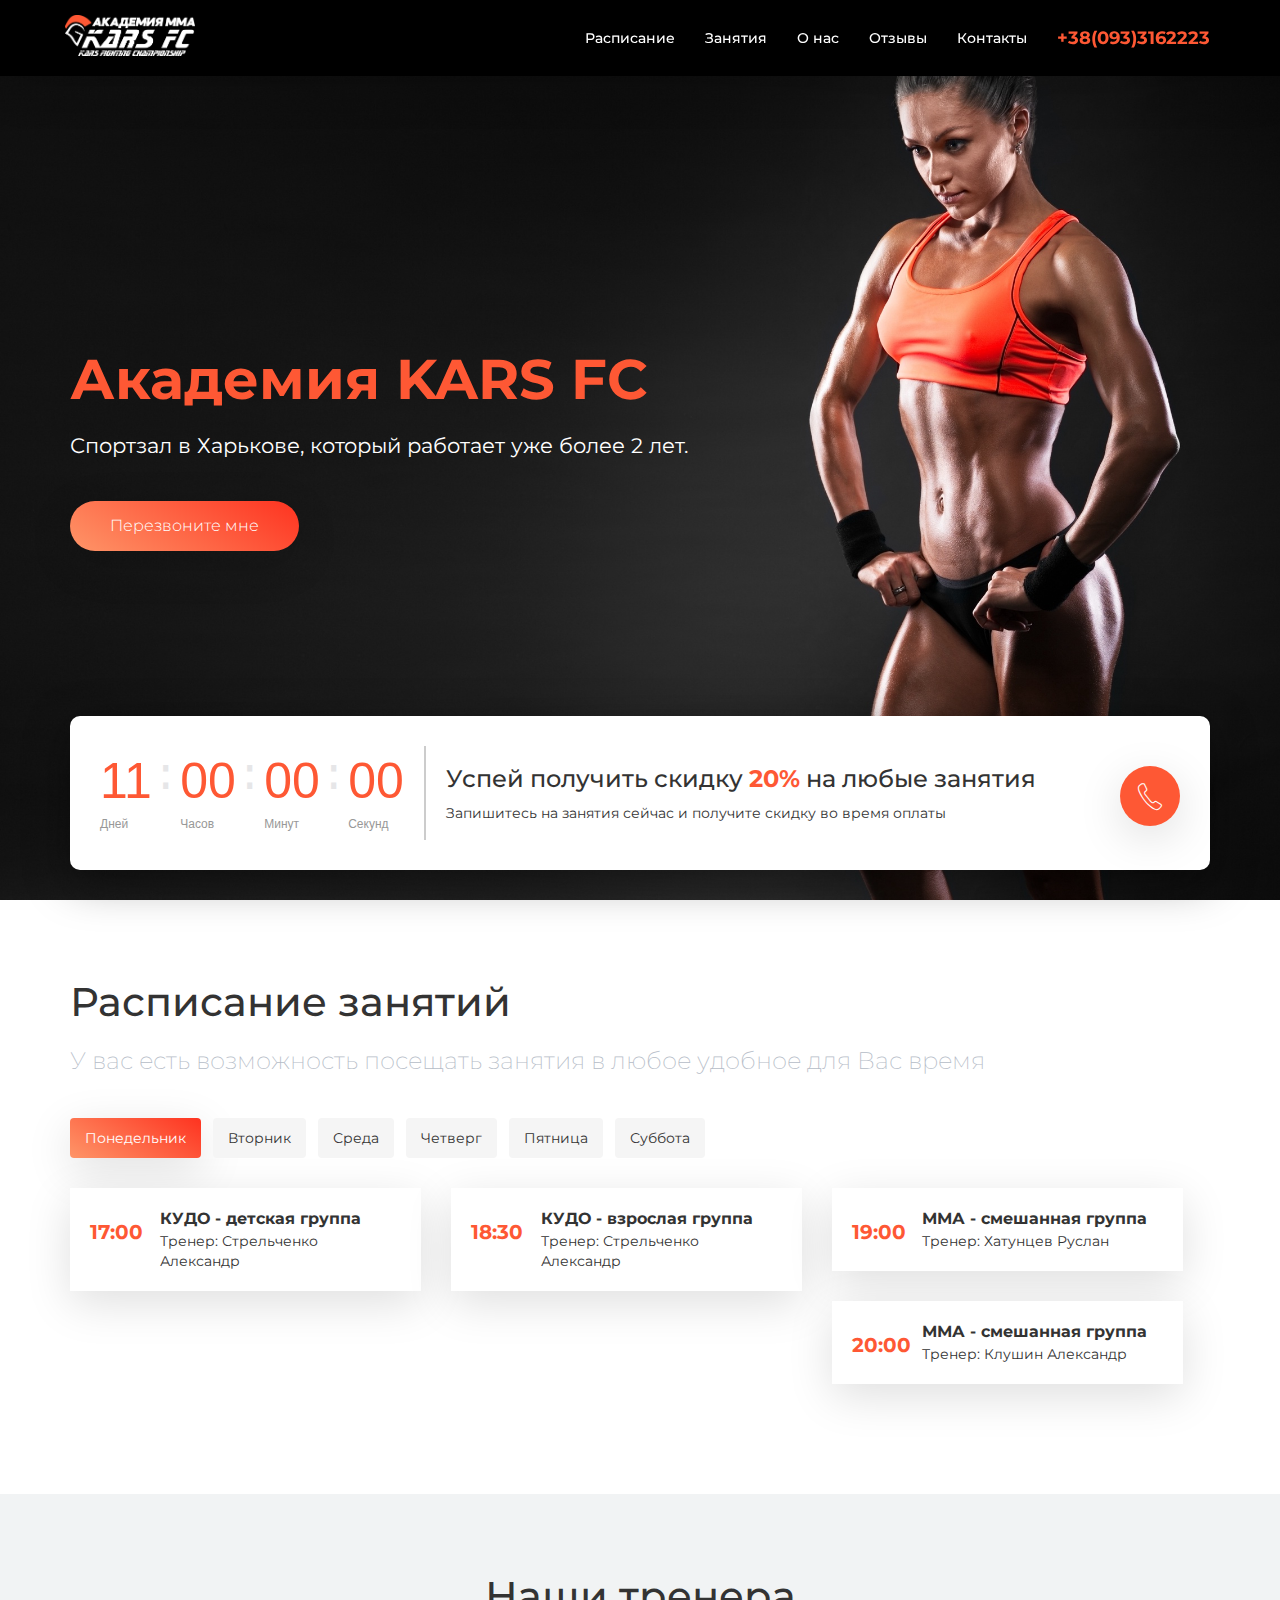
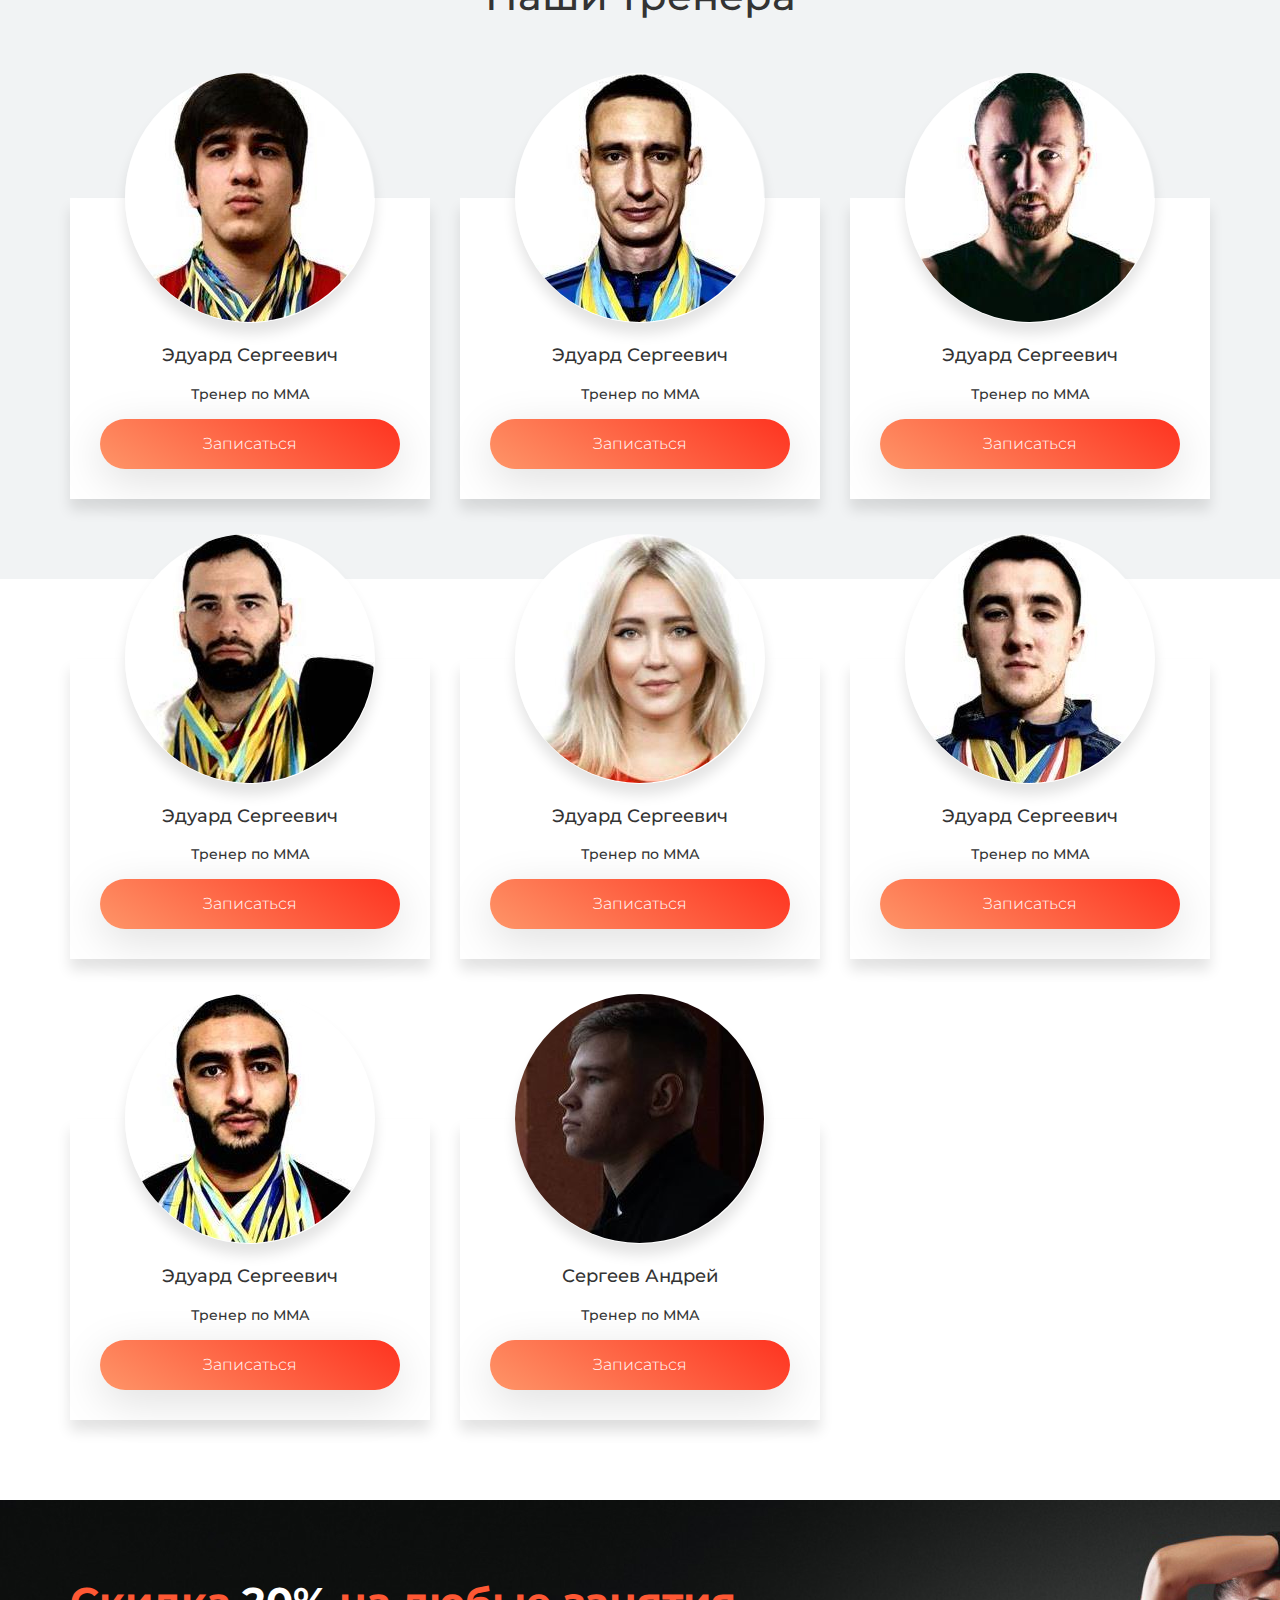
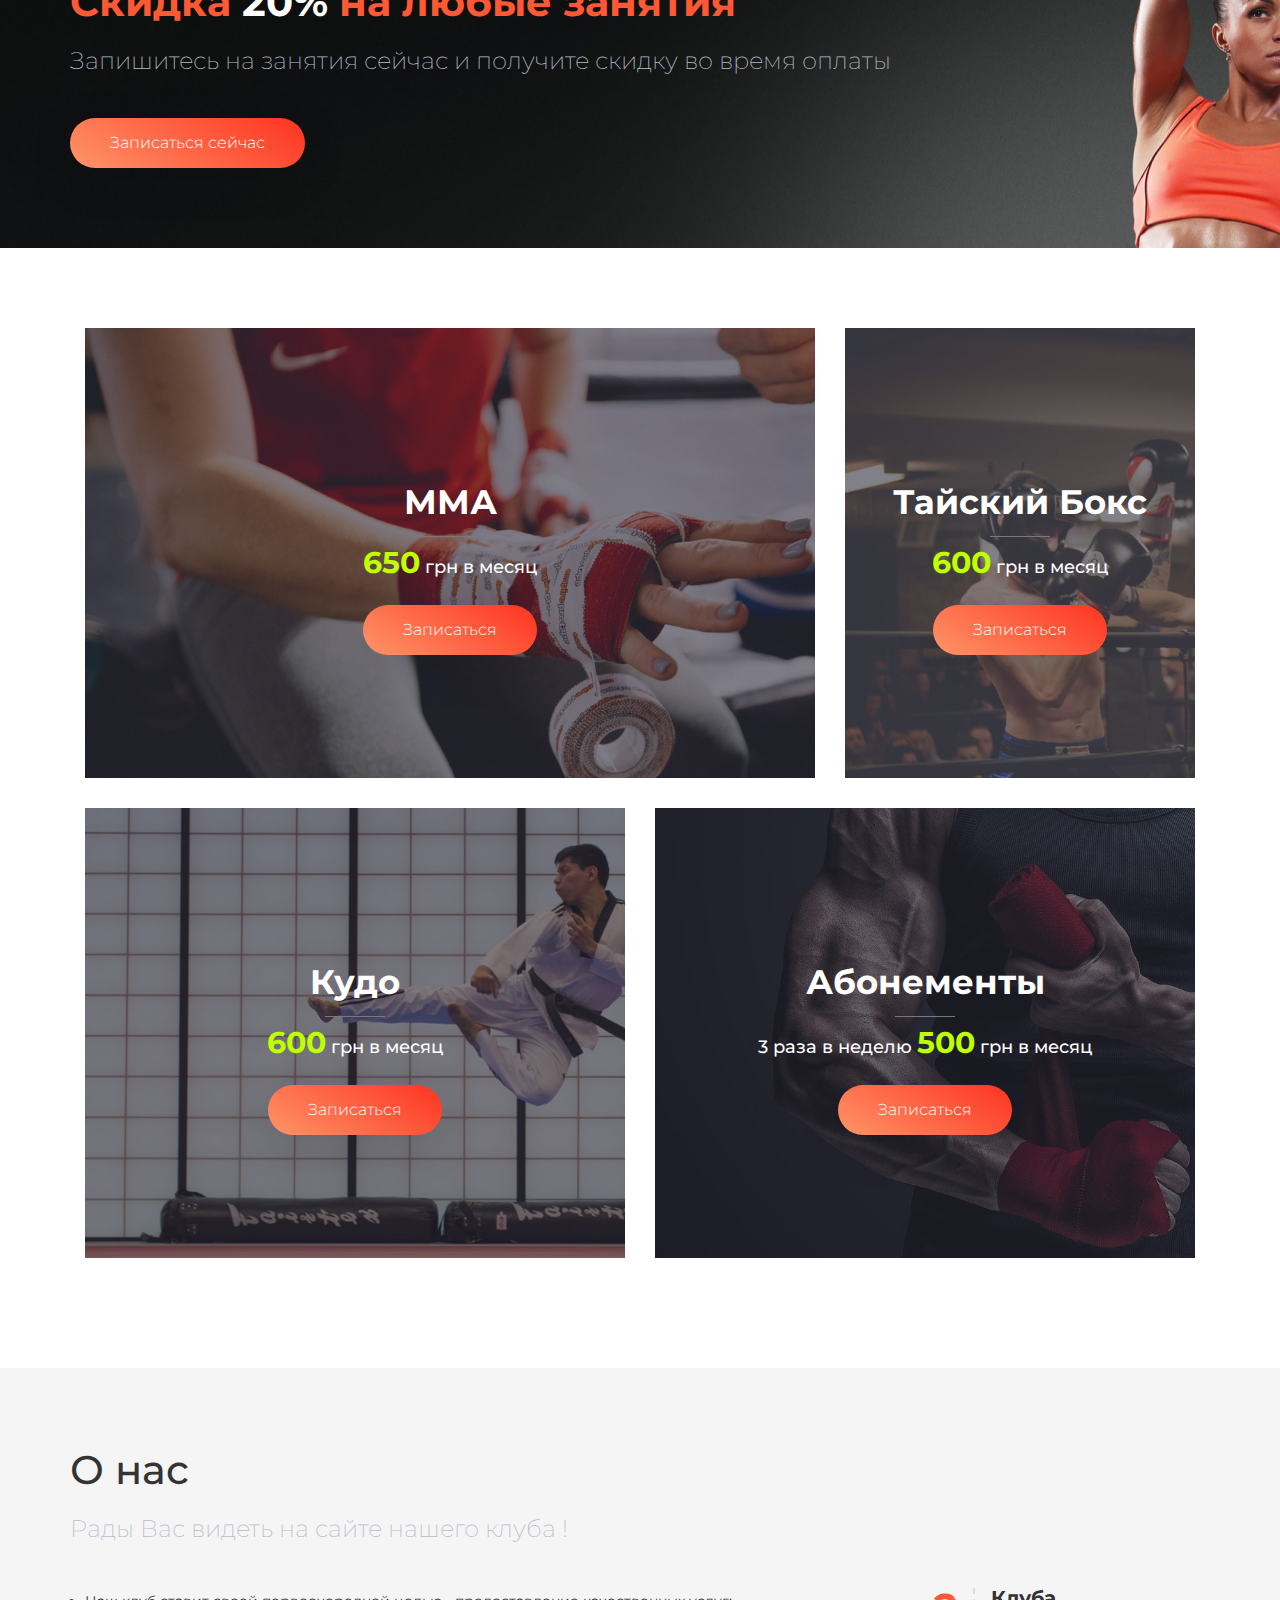
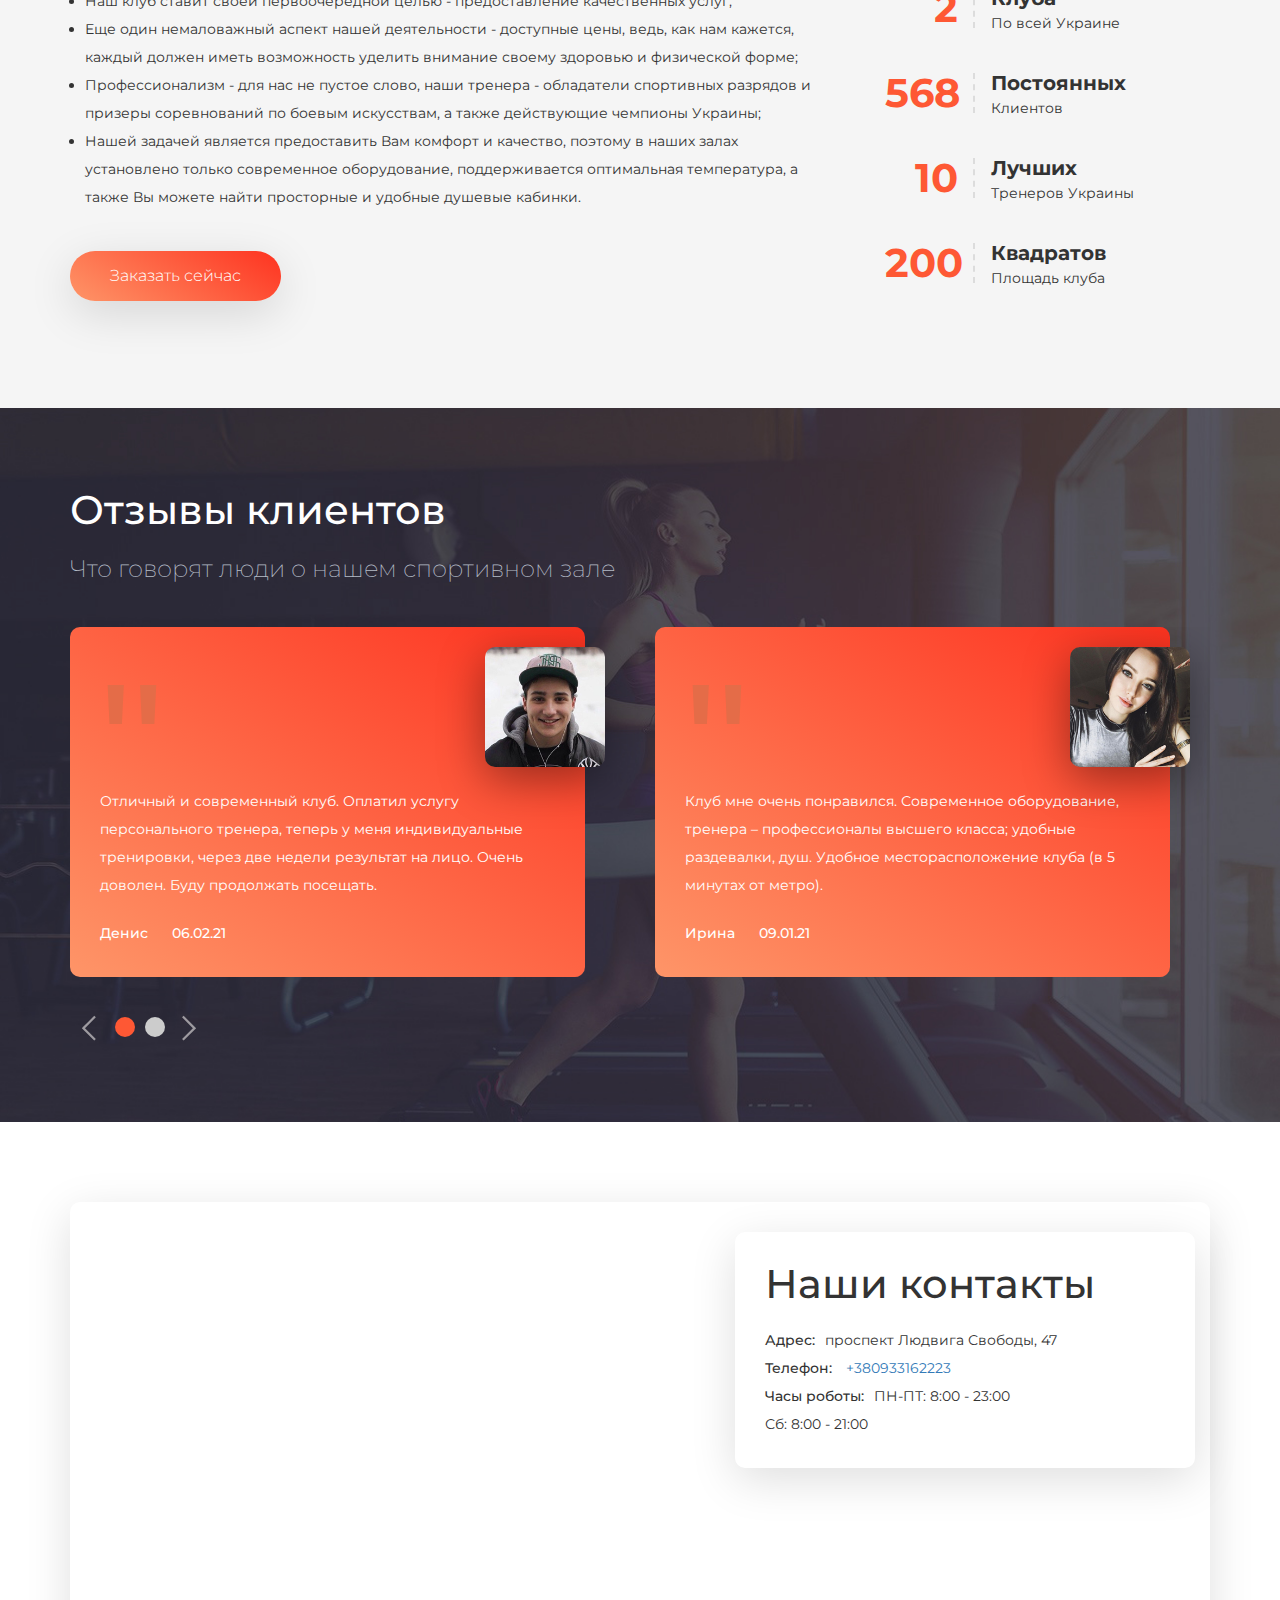
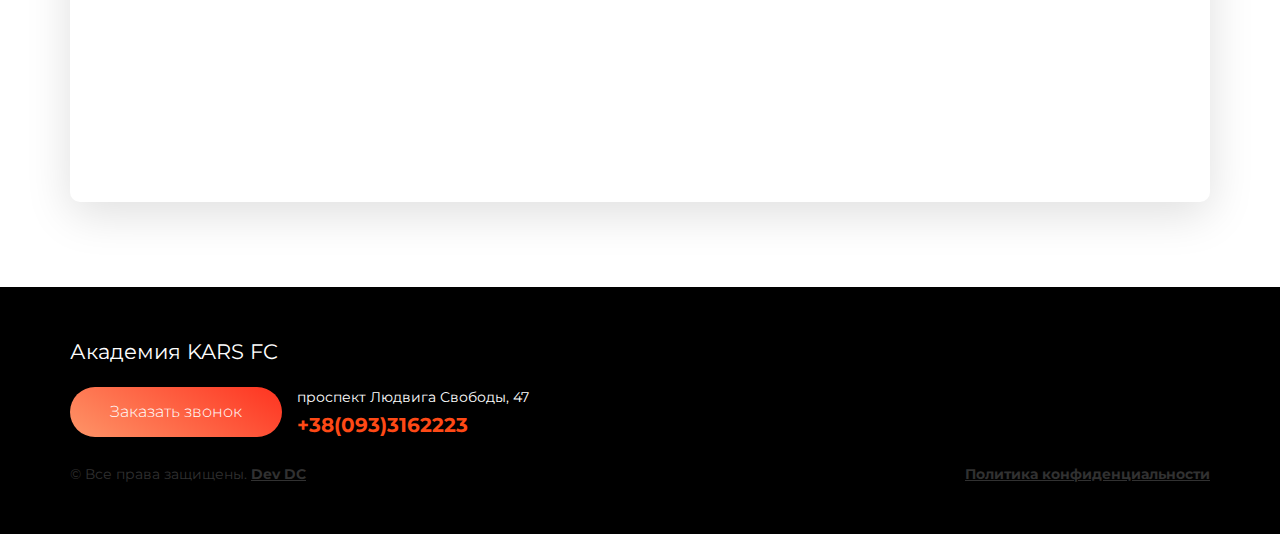
<file: index.html>
<!DOCTYPE html>
<html lang="ru">

<head>
    <meta charset="utf-8">
    <meta http-equiv="X-UA-Compatible" content="IE=edge">
    <meta name="viewport" content="width=device-width, initial-scale=1">
    <meta name="description" content="">
    <meta name="author" content="Dev DC">
    <title>Академия KARS FC</title>
    <!-- <link rel="icon" href="img/favicon.ico" type="image/png"> -->
    <link rel="stylesheet" href="css/bootstrap.min.css">
    <link rel="stylesheet" href="css/pe-icon-7-stroke.css">
    <link rel="stylesheet" href="css/owl.carousel.min.css">
    <link rel="stylesheet" href="css/main.css">
</head>

<body>
    <nav class="navbar navbar-default navbar-fixed-top">
        <div class="container">
            <div class="navbar-header">
                <button type="button" class="navbar-toggle collapsed" data-toggle="collapse" data-target="#bs-example-navbar-collapse-1" aria-expanded="false">
                    <span class="sr-only">Toggle navigation</span>
                    <span class="icon-bar"></span>
                    <span class="icon-bar"></span>
                    <span class="icon-bar"></span>
                </button>
                <a class="navbar-brand">
                    <img src="img/logo.png" alt="">
                </a>
            </div>
            <div class="collapse navbar-collapse" id="bs-example-navbar-collapse-1">
                <ul class="nav navbar-nav navbar-right">
                    <li><a href="#timing" class="animate-scroll">Расписание</a></li>
                    <li><a href="#sport" class="animate-scroll">Занятия</a></li>
                    <li><a href="#about" class="animate-scroll">О нас</a></li>
                    <li><a href="#review" class="animate-scroll">Отзывы</a></li>
                    <li><a href="#contact" class="animate-scroll">Контакты</a></li>
                    <li class="phone">
                        <a href="tel:+380933162223">+38(093)3162223</a>
                    </li>
                </ul>
            </div>
        </div>
    </nav>
    <header>
        <div class="container">
            <div class="header-box">
                <h1>Академия KARS FC</h1>
                <div class="after-h1">Спортзал в Харькове, который работает уже более 2 лет.</div>
                <a href="#modal-call" data-toggle="modal" class="btn main-btn">Перезвоните мне</a>
            </div>
            <div class="header-form">
                <div>
                    <div id="clockdiv">
                        <div>
                            <span class="days">10</span>
                            <div class="smalltext">Дней</div>
                        </div>
                        <div>
                            <span class="hours">23</span>
                            <div class="smalltext">Часов</div>
                        </div>
                        <div>
                            <span class="minutes">59</span>
                            <div class="smalltext">Минут</div>
                        </div>
                        <div>
                            <span class="seconds">53</span>
                            <div class="smalltext">Секунд</div>
                        </div>
                    </div>
                </div>
                <div class="header-form-text">
                    <h3>Успей получить скидку <span>20%</span> на любые занятия</h3>
                    <div class="text">Запишитесь на занятия сейчас и получите скидку во время оплаты</div>
                    <a href="#modal-order" data-toggle="modal"><span class="pe-7s-call"></span></a>
                </div>
            </div>
        </div>
    </header>
    <section id="timing">
        <div class="container">
            <h2>Расписание занятий</h2>
            <div class="after-h2">У вас есть возможность посещать занятия в любое удобное для Вас время</div>
            <ul class="nav nav-pills">
                <li class="active"><a data-toggle="pill" href="#timing-tab1">Понедельник</a></li>
                <li><a data-toggle="pill" href="#timing-tab2">Вторник</a></li>
                <li><a data-toggle="pill" href="#timing-tab3">Среда</a></li>
                <li><a data-toggle="pill" href="#timing-tab4">Четверг</a></li>
                <li><a data-toggle="pill" href="#timing-tab5">Пятница</a></li>
                <li><a data-toggle="pill" href="#timing-tab6">Суббота</a></li>
            </ul>
            <div class="tab-content">
                <div id="timing-tab1" class="tab-pane fade in active">
                    <div class="time-box">
                        <div class="time">17:00</div>
                        <div class="title">КУДО - детская группа</div>
                        <div class="name">Тренер: Стрельченко Александр</div>
                    </div>
                    <div class="time-box">
                        <div class="time">18:30</div>
                        <div class="title">КУДО - взрослая группа</div>
                        <div class="name">Тренер: Стрельченко Александр</div>
                    </div>
                    <div class="time-box">
                        <div class="time">19:00</div>
                        <div class="title">ММА - смешанная группа</div>
                        <div class="name">Тренер: Хатунцев Руслан</div>
                    </div>
                    <div class="time-box">
                        <div class="time">20:00</div>
                        <div class="title">ММА - смешанная группа</div>
                        <div class="name">Тренер: Клушин Александр</div>
                    </div>
                </div>
                <div id="timing-tab2" class="tab-pane fade">
                    <div class="time-box">
                        <div class="time">18:30</div>
                        <div class="title">ММА - смешанная группа</div>
                        <div class="name">Тренер: Сергеев Андрей</div>
                    </div>
                    <div class="time-box">
                        <div class="time">20:00</div>
                        <div class="title">Тайский Бокс - смешанная группа</div>
                        <div class="name">Тренер: Боровицкий Олег</div>
                    </div>
                    <div class="time-box">
                        <div class="time">20:00</div>
                        <div class="title">ММА - смешанная группа</div>
                        <div class="name">Тренер: Клушин Александр</div>
                    </div>
                </div>
                <div id="timing-tab3" class="tab-pane fade">
                    <div class="time-box">
                        <div class="time">17:00</div>
                        <div class="title">КУДО - детская группа</div>
                        <div class="name">Тренер: Стрельченко Александр</div>
                    </div>
                    <div class="time-box">
                        <div class="time">18:30</div>
                        <div class="title">КУДО - взрослая группа</div>
                        <div class="name">Тренер: Стрельченко Александр</div>
                    </div>
                    <div class="time-box">
                        <div class="time">19:00</div>
                        <div class="title">ММА - смешанная группа</div>
                        <div class="name">Тренер: Хатунцев Руслан</div>
                    </div>
                    <div class="time-box">
                        <div class="time">20:00</div>
                        <div class="title">ММА - смешанная группа</div>
                        <div class="name">Тренер: Клушин Александр</div>
                    </div>
                </div>
                <div id="timing-tab4" class="tab-pane fade">
                    <div class="time-box">
                        <div class="time">18:30</div>
                        <div class="title">ММА - смешанная группа</div>
                        <div class="name">Тренер: Сергеев Андрей</div>
                    </div>
                    <div class="time-box">
                        <div class="time">20:00</div>
                        <div class="title">Тайский Бокс - смешанная группа</div>
                        <div class="name">Тренер: Боровицкий Олег</div>
                    </div>
                    <div class="time-box">
                        <div class="time">20:00</div>
                        <div class="title">ММА - смешанная группа</div>
                        <div class="name">Тренер: Клушин Александр</div>
                    </div>
                </div>
                <div id="timing-tab5" class="tab-pane fade">
                    <div class="time-box">
                        <div class="time">17:00</div>
                        <div class="title">КУДО - детская группа</div>
                        <div class="name">Тренер: Стрельченко Александр</div>
                    </div>
                    <div class="time-box">
                        <div class="time">18:30</div>
                        <div class="title">КУДО - взрослая группа</div>
                        <div class="name">Тренер: Стрельченко Александр</div>
                    </div>
                    <div class="time-box">
                        <div class="time">19:00</div>
                        <div class="title">ММА - смешанная группа</div>
                        <div class="name">Тренер: Хатунцев Руслан</div>
                    </div>
                    <div class="time-box">
                        <div class="time">20:00</div>
                        <div class="title">ММА - смешанная группа</div>
                        <div class="name">Тренер: Клушин Александр</div>
                    </div>
                </div>
                <div id="timing-tab6" class="tab-pane fade">
                    <div class="time-box">
                        <div class="time">15:30</div>
                        <div class="title">Тайский Бокс - смешанная группа</div>
                        <div class="name">Тренер: Боровицкий Олег</div>
                    </div>
                </div>
            </div>
        </div>
    </section>
    <section id="team">
        <div class="container">
            <h2>Наши тренера</h2>
            <div class="after-h2"></div>
            <div class="row">
                <div class="col-sm-4">
                    <div class="team-box">
                        <div class="avatar">
                            <img src="img/1.jpg" alt="">
                        </div>
                        <div class="text">
                            <div class="name">Эдуард Сергеевич</div>
                            <div class="team-item">
                                <span>Тренер по ММА</span>
                            </div>
                        </div>
                        <a href="#modal-order" data-toggle="modal" class="btn main-btn btn-block">Записаться</a>
                    </div>
                </div>
                <div class="col-sm-4">
                    <div class="team-box">
                        <div class="avatar">
                            <img src="img/2.jpg" alt="">
                        </div>
                        <div class="text">
                            <div class="text">
                                <div class="name">Эдуард Сергеевич</div>
                                <div class="team-item">
                                    <span>Тренер по ММА</span>
                                </div>
                            </div>
                        </div>
                        <a href="#modal-order" data-toggle="modal" class="btn main-btn btn-block">Записаться</a>
                    </div>
                </div>
                <div class="col-sm-4">
                    <div class="team-box">
                        <div class="avatar">
                            <img src="img/3.jpg" alt="">
                        </div>
                        <div class="text">
                            <div class="name">Эдуард Сергеевич</div>
                            <div class="team-item">
                                <span>Тренер по ММА</span>
                            </div>
                        </div>
                        <a href="#modal-order" data-toggle="modal" class="btn main-btn btn-block">Записаться</a>
                    </div>
                </div>
            </div>
        </div>
    </section>
    <section id="team2">
        <div class="container">
            <div class="row">
                <div class="col-sm-4">
                    <div class="team-box">
                        <div class="avatar">
                            <img src="img/4.jpg" alt="">
                        </div>
                        <div class="text">
                            <div class="name">Эдуард Сергеевич</div>
                            <div class="team-item">
                                <span>Тренер по ММА</span>
                            </div>
                        </div>
                        <a href="#modal-order" data-toggle="modal" class="btn main-btn btn-block">Записаться</a>
                    </div>
                </div>
                <div class="col-sm-4">
                    <div class="team-box">
                        <div class="avatar">
                            <img src="img/5.jpg" alt="">
                        </div>
                        <div class="text">
                            <div class="text">
                                <div class="name">Эдуард Сергеевич</div>
                                <div class="team-item">
                                    <span>Тренер по ММА</span>
                                </div>
                            </div>
                        </div>
                        <a href="#modal-order" data-toggle="modal" class="btn main-btn btn-block">Записаться</a>
                    </div>
                </div>
                <div class="col-sm-4">
                    <div class="team-box">
                        <div class="avatar">
                            <img src="img/6.jpg" alt="">
                        </div>
                        <div class="text">
                            <div class="name">Эдуард Сергеевич</div>
                            <div class="team-item">
                                <span>Тренер по ММА</span>
                            </div>
                        </div>
                        <a href="#modal-order" data-toggle="modal" class="btn main-btn btn-block">Записаться</a>
                    </div>
                </div>
            </div>
        </div>
    </section>
    <section id="team3">
        <div class="container">
            <div class="row">
                <div class="col-sm-4">
                    <div class="team-box">
                        <div class="avatar">
                            <img src="img/7.jpg" alt="">
                        </div>
                        <div class="text">
                            <div class="name">Эдуард Сергеевич</div>
                            <div class="team-item">
                                <span>Тренер по ММА</span>
                            </div>
                        </div>
                        <a href="#modal-order" data-toggle="modal" class="btn main-btn btn-block">Записаться</a>
                    </div>
                </div>
                <div class="col-sm-4">
                    <div class="team-box">
                        <div class="avatar">
                            <img src="img/8.jpg" alt="">
                        </div>
                        <div class="text">
                            <div class="text">
                                <div class="name">Сергеев Андрей</div>
                                <div class="team-item">
                                    <span>Тренер по ММА</span>
                                </div>
                            </div>
                        </div>
                        <a href="#modal-order" data-toggle="modal" class="btn main-btn btn-block">Записаться</a>
                    </div>
                </div>

            </div>
        </div>
    </section>
    <section id="sale">
        <div class="container">
            <h2>Скидка <span>20%</span> на любые занятия</h2>
            <div class="after-h2">Запишитесь на занятия сейчас и получите скидку во время оплаты</div>
            <a href="#modal-order" data-toggle="modal" class="btn main-btn">Записаться сейчас</a>
        </div>
    </section>
    <section id="sport">
        <div class="container">
            <div class="col-md-8 col-sm-12">
                <div class="sport-box sp1">
                    <div class="sport-over">
                        <span class="title">ММА</span>
                        <div class="text"><span>650</span> грн в месяц</div>
                        <a href="#modal-order" class="btn main-btn" data-toggle="modal">Записаться</a>
                    </div>
                    <img src="img/sport-item1.jpg" alt="">
                </div>
            </div>
            <div class="col-md-4 col-sm-12">
                <div class="sport-box sp3">
                    <div class="sport-over">
                        <span class="title">Тайский Бокс</span>
                        <div class="text"><span>600</span> грн в месяц</div>
                        <a href="#modal-order" class="btn main-btn" data-toggle="modal">Записаться</a>
                    </div>
                    <img src="img/sport-item8.jpg" alt="">
                </div>
            </div>
            <div class="col-md-6 col-sm-12">
                <div class="sport-box sp2">
                    <div class="sport-over">
                        <span class="title">Кудо</span>
                        <div class="text"><span>600</span> грн в месяц</div>
                        <a href="#modal-order" class="btn main-btn" data-toggle="modal">Записаться</a>
                    </div>
                    <img src="img/sport-item2.jpg" alt="">
                </div>
            </div>
            <div class="col-md-6 col-sm-12">
                <div class="sport-box sp5">
                    <div class="sport-over">
                        <span class="title">Абонементы</span>
                        <div class="text">3 раза в неделю <span>500</span> грн в месяц</div>
                        <a href="#modal-order" class="btn main-btn" data-toggle="modal">Записаться</a>
                    </div>
                    <img src="img/sport-item5.jpg" alt="">
                </div>
            </div>
        </div>
    </section>
    <section id="about">
        <div class="container">
            <div class="row">
                <div class="col-sm-8">
                    <h2>О нас</h2>
                    <div class="after-h2">Рады Вас видеть на сайте нашего клуба !</div>
                    <div class="text">
                        <ul>
                            <li>Наш клуб ставит своей первоочередной целью - предоставление качественных услуг;</li>
                            <li>Еще один немаловажный аспект нашей деятельности - доступные цены, ведь, как нам кажется, каждый должен иметь возможность уделить внимание своему здоровью и физической форме;</li>
                            <li>Профессионализм - для нас не пустое слово, наши тренера - обладатели спортивных разрядов и призеры соревнований по боевым искусствам, а также действующие чемпионы Украины;</li>
                            <li>Нашей задачей является предоставить Вам комфорт и качество, поэтому в наших залах установлено только современное оборудование, поддерживается оптимальная температура, а также Вы можете найти просторные и удобные душевые кабинки.</li>
                        </ul>
                    </div>
                    <a href="#modal-order" data-toggle="modal" class="btn main-btn">Заказать сейчас</a>
                </div>
                <div class="col-sm-4">
                    <div class="about-item">
                        <div class="num">2</div>
                        <span>Клуба</span>По всей Украине
                    </div>
                    <div class="about-item">
                        <div class="num">568</div>
                        <span>Постоянных</span>Клиентов
                    </div>
                    <div class="about-item">
                        <div class="num">10</div>
                        <span>Лучших</span>Тренеров Украины
                    </div>
                    <div class="about-item">
                        <div class="num">200</div>
                        <span>Квадратов</span>Площадь клуба
                    </div>
                </div>
            </div>
        </div>
    </section>
    <section id="review">
        <div class="container">
            <h2>Отзывы клиентов</h2>
            <div class="after-h2">Что говорят люди о нашем спортивном зале</div>
            <div id="review-carousel" class="owl-carousel">
                <div>
                    <div class="review-box">
                        <div class="re">"</div>
                        <img src="img/review-item2.jpg">
                        <div class="text">
                            Отличный и современный клуб. Оплатил услугу персонального тренера, теперь у
                            меня индивидуальные тренировки, через две недели результат на лицо. Очень доволен.
                            Буду продолжать посещать.
                        </div>
                        <div class="autor">Денис <span class="date">06.02.21</span></div>
                    </div>
                </div>
                <div>
                    <div class="review-box">
                        <div class="re">"</div>
                        <img src="img/review-item1.jpg">
                        <div class="text">
                            Клуб мне очень понравился. Современное оборудование, тренера – профессионалы
                            высшего класса; удобные раздевалки, душ. Удобное месторасположение клуба (в 5 минутах от метро).
                        </div>
                        <div class="autor">Ирина <span class="date">09.01.21</span></div>
                    </div>
                </div>
                <div>
                    <div class="review-box">
                        <div class="re">"</div>
                        <img src="img/review-item3.jpg">
                        <div class="text">
                            Отличный клуб! Народу не так много, сам клуб достаточно большой, сделали отличный ремонт. Тренеры - все приятные ребята. Хороший персонал в клубе.
                        </div>
                        <div class="autor">Алексей <span class="date">02.03.21</span></div>
                    </div>
                </div>
            </div>
        </div>
        </div>
    </section>
    <section id="contact">
        <div class="container">
            <div class="row">
                <div class="col-sm-12">
                    <iframe src="https://www.google.com/maps/embed?pb=!1m14!1m8!1m3!1d10245.656428012842!2d36.1979367!3d50.0598059!3m2!1i1024!2i768!4f13.1!3m3!1m2!1s0x0%3A0x4b32e353d9e15715!2z0JDQutCw0LTQtdC80LjRjyDQnNCc0JAgS0FSUyBGQyAv0YHQv9C-0YDRgtC60LvRg9CxINCa0JDQoNChLw!5e0!3m2!1sru!2sua!4v1614608798327!5m2!1sru!2sua" width="100%" height="600" style="border:0;" allowfullscreen></iframe>
                    <div class="contact-card">
                        <h2>Наши контакты</h2>
                        <div class="contact-item"><span>Адрес:</span>проспект Людвига Свободы, 47</div>
                        <div class="contact-item"><span>Телефон:</span> <a href="tel:+380933162223">+380933162223</a></div>
                        <div class="contact-item"><span>Часы роботы:</span>ПН-ПТ: 8:00 - 23:00<br>Сб: 8:00 - 21:00</div>
                    </div>
                </div>
            </div>
        </div>
    </section>
    <footer>
        <div class="container">
            <div class="footer-title">Академия KARS FC</div>
            <div class="footer-action">
                <a href="#modal-call" data-toggle="modal" class="btn main-btn">Заказать звонок</a>
                <div class="contact">
                    <span class="adress">проспект Людвига Свободы, 47</span>
                    <a href="tel:+38(093)3162223">+38(093)3162223</a>
                </div>
            </div>
            <div class="footer-bottom">
                <div class="row">
                    <div class="col-sm-6">
                        <div class="copyright">© Все права защищены.
                            <a href="https://t.me/codewalker" target="_blank">Dev DC</a>
                        </div>
                    </div>
                    <div class="col-sm-6">
                        <a href="#modal-privacy" data-toggle="modal" class="link-privacy">Политика конфиденциальности</a>
                    </div>
                </div>
            </div>
        </div>
    </footer>
    <div id="modal-order" class="modal fade" role="dialog">
        <div class="modal-dialog call_modal">
            <div class="modal-content">
                <form id="form-order">
                    <div class="modal-header">
                        <button type="button" class="close" data-dismiss="modal">×</button>
                        <h4 class="modal-title">Записаться на занятие</h4>
                        <p class="after-modal-title text-center">Оставьте свои данные и наши менеджеры свяжутся с вами для уточнения деталей</p>
                    </div>
                    <div class="modal-body">
                        <div class="form-group">
                            <input type="text" name="user_name" class="form-control" placeholder="Ваше имя" required>
                        </div>
                        <div class="form-group">
                            <input type="text" name="user_phone" class="form-control phone-mask" placeholder="Ваш номер" required>
                        </div>
                        <input type="hidden" name="formData" value="Оформление записи на занятие">
                        <button type="submit" class="btn main-btn form-btn">Перезвоните мне</button>
                    </div>
                </form>
            </div>
        </div>
    </div>
    <div id="modal-call" class="modal fade" role="dialog">
        <div class="modal-dialog call_modal">
            <div class="modal-content">
                <form id="form-call">
                    <div class="modal-header">
                        <button type="button" class="close" data-dismiss="modal">×</button>
                        <h4 class="modal-title">Заказать обратный звонок</h4>
                        <p class="after-modal-title">Оставьте свой номер телефона и наши менеджеры свяжутся с вами в ближайшее время</p>
                    </div>
                    <div class="modal-body">
                        <div class="form-group">
                            <input type="text" name="user_phone" class="form-control phone-mask" placeholder="Ваш номер" required>
                        </div>
                        <input type="hidden" name="formData" value="Заказ обратного звонка">
                        <button type="submit" class="btn main-btn form-btn">Перезвоните мне</button>
                    </div>
                </form>
            </div>
        </div>
    </div>
    <div id="modal-privacy" class="modal fade" role="dialog">
        <div class="modal-dialog privacy_modal modal-lg">
            <div class="modal-content">
                <div class="modal-header">
                    <button type="button" class="close" data-dismiss="modal">×</button>
                    <h4 class="modal-title">Политика конфиденциальности</h4>
                </div>
                <div class="modal-body">
                    <div class="privacy_text">
                        <h4>1.Сбор информации</h4>
                        <p>Мы собираем информацию, когда вы регистрируетесь на сайте, заходите на свой аккаунт, совершаете покупку, участвуете в акции и/или выходите из аккаунта. Информация включает ваше имя, адрес электронной почты, номер телефона и данные
                            по кредитной карте. Кроме того, мы автоматически регистрируем ваш компьютер и браузер, включая IP, ПО и аппаратные данные, а также адрес запрашиваемой страницы.</p>
                        <h4>2. Использование информации</h4>
                        <p>Информация, которую мы получаем от вас, может быть использована, чтобы:
                        </p>
                        <ul>
                            <li>Сделать услуги соответствующими вашим индивидуальным запросам</li>
                            <li>Предложить персонализированную рекламу</li>
                            <li>Улучшить наш сайт</li>
                            <li>Улучшить систему поддержки пользователей</li>
                            <li>Связаться с вами по электронной почте</li>
                            <li>Устроить акцию, конкурс или организовать исследование</li>
                        </ul>
                        <p></p>
                        <h4>3. Защита личных данных при онлайн-продажах</h4>
                        <p>Мы являемся единственным владельцем информации, собранной на данном сайте. Ваши личные данные не будут проданы или каким-либо образом переданы третьим лицам по каким-либо причинам, за исключением необходимых данных для выполнения
                            запроса или транзакции, например, при отправке заказа.</p>
                        <h4>4. Раскрытие информации третьим лицам</h4>
                        <p>Мы не продаем, не обмениваем и не передаем личные данные сторонним компаниям. Это не относится к надежным компаниям, которые помогают нам в работе сайта и ведении бизнеса при условии, что они соглашаются сохранять конфиденциальность
                            информации.</p>
                        <p>Мы готовы делиться информацией, чтобы предотвратить преступления или помочь в их расследовании, если речь идет о подозрении на мошенничество, действиях, физически угрожающих безопасности людей, нарушениях правил использования или
                            в случаях, когда это предусмотрено законом.</p>
                        <p>Неконфиденциальная информация может быть предоставлена другим компаниям в целях маркетинга, рекламы и т.д.</p>
                        <h4>5. Защита информации</h4>
                        <p>Мы используем различные средства безопасности, чтобы гарантировать сохранность ваших личных данных. К вашим услугам самое современное шифрование. VpnMentor также защищает ваши данные в режиме оффлайн. Только те сотрудники, которые
                            работают с конкретным заданием (например, техническая поддержка или проведение оплаты) получают доступ к личным данным. Сервера и компьютеры, на которых записана конфиденциальная информация, находятся в безопасном окружении.</p>
                        <p>
                            <b>Использование файлов «cookie»</b>
                        </p>
                        <p>Наши файлы «cookie» используются для улучшения доступа к сайту и определения повторных посещений. Кроме того, они позволяют отследить наиболее интересующие запросы. Файлы «cookie» не передают никакую конфиденциальную информацию.</p>
                        <h4>6. Отказ от подписки</h4>
                        <p>Мы используем электронную почту, чтобы предоставить вам информацию по вашему заказу, новостям компании, информации по продуктам и т.д. Если вы желаете отказаться от подписки, в каждом письме даны подробные инструкции, как вы можете
                            это сделать.</p>
                        <h4>7. Согласие</h4>
                        <p>Пользуясь услугами нашего сайта, вы автоматически соглашаетесь с нашей политикой конфиденциальности.</p>
                    </div>
                </div>
            </div>
        </div>
    </div>
    <div id="modal-thank" class="modal fade" role="dialog">
        <div class="modal-dialog call_modal">
            <div class="modal-content">
                <div class="modal-header">
                    <button type="button" class="close" data-dismiss="modal">×</button>
                    <h4 class="modal-title">Спасибо !</h4>
                    <p class="after-modal-title">Благодарим вас за оформление заявки. Наши менеджеры свяжутся с вами в ближайшее время</p>
                </div>
            </div>
        </div>
    </div>
    <script src="https://code.jquery.com/jquery-3.2.1.min.js"></script>
    <script src="js/bootstrap.min.js"></script>
    <script src="js/jquery.maskedinput.min.js"></script>
    <script src="js/owl.carousel.min.js"></script>
    <script src="js/main.js"></script>
</body>

</html>
</file>
<file: css/pe-icon-7-stroke.css>
@font-face {
    font-family: 'Pe-icon-7-stroke';
    src: url('../fonts/Pe-icon-7-stroke.eot?d7yf1v');
    src: url('../fonts/Pe-icon-7-stroke.eot?#iefixd7yf1v') format('embedded-opentype'),
        url('../fonts/Pe-icon-7-stroke.woff?d7yf1v') format('woff'),
        url('../fonts/Pe-icon-7-stroke.ttf?d7yf1v') format('truetype'),
        url('../fonts/Pe-icon-7-stroke.svg?d7yf1v#Pe-icon-7-stroke') format('svg');
    font-weight: normal;
    font-style: normal;
}

[class^="pe-7s-"],
[class*=" pe-7s-"] {
    font-family: 'Pe-icon-7-stroke';
    speak: none;
    font-style: normal;
    font-weight: normal;
    font-variant: normal;
    text-transform: none;
    line-height: 1;

    /* Better Font Rendering =========== */
    -webkit-font-smoothing: antialiased;
    -moz-osx-font-smoothing: grayscale;
}

.pe-7s-album:before {
    content: "\e6aa";
}

.pe-7s-arc:before {
    content: "\e6ab";
}

.pe-7s-back-2:before {
    content: "\e6ac";
}

.pe-7s-bandaid:before {
    content: "\e6ad";
}

.pe-7s-car:before {
    content: "\e6ae";
}

.pe-7s-diamond:before {
    content: "\e6af";
}

.pe-7s-door-lock:before {
    content: "\e6b0";
}

.pe-7s-eyedropper:before {
    content: "\e6b1";
}

.pe-7s-female:before {
    content: "\e6b2";
}

.pe-7s-gym:before {
    content: "\e6b3";
}

.pe-7s-hammer:before {
    content: "\e6b4";
}

.pe-7s-headphones:before {
    content: "\e6b5";
}

.pe-7s-helm:before {
    content: "\e6b6";
}

.pe-7s-hourglass:before {
    content: "\e6b7";
}

.pe-7s-leaf:before {
    content: "\e6b8";
}

.pe-7s-magic-wand:before {
    content: "\e6b9";
}

.pe-7s-male:before {
    content: "\e6ba";
}

.pe-7s-map-2:before {
    content: "\e6bb";
}

.pe-7s-next-2:before {
    content: "\e6bc";
}

.pe-7s-paint-bucket:before {
    content: "\e6bd";
}

.pe-7s-pendrive:before {
    content: "\e6be";
}

.pe-7s-photo:before {
    content: "\e6bf";
}

.pe-7s-piggy:before {
    content: "\e6c0";
}

.pe-7s-plugin:before {
    content: "\e6c1";
}

.pe-7s-refresh-2:before {
    content: "\e6c2";
}

.pe-7s-rocket:before {
    content: "\e6c3";
}

.pe-7s-settings:before {
    content: "\e6c4";
}

.pe-7s-shield:before {
    content: "\e6c5";
}

.pe-7s-smile:before {
    content: "\e6c6";
}

.pe-7s-usb:before {
    content: "\e6c7";
}

.pe-7s-vector:before {
    content: "\e6c8";
}

.pe-7s-wine:before {
    content: "\e6c9";
}

.pe-7s-cloud-upload:before {
    content: "\e68a";
}

.pe-7s-cash:before {
    content: "\e68c";
}

.pe-7s-close:before {
    content: "\e680";
}

.pe-7s-bluetooth:before {
    content: "\e68d";
}

.pe-7s-cloud-download:before {
    content: "\e68b";
}

.pe-7s-way:before {
    content: "\e68e";
}

.pe-7s-close-circle:before {
    content: "\e681";
}

.pe-7s-id:before {
    content: "\e68f";
}

.pe-7s-angle-up:before {
    content: "\e682";
}

.pe-7s-wristwatch:before {
    content: "\e690";
}

.pe-7s-angle-up-circle:before {
    content: "\e683";
}

.pe-7s-world:before {
    content: "\e691";
}

.pe-7s-angle-right:before {
    content: "\e684";
}

.pe-7s-volume:before {
    content: "\e692";
}

.pe-7s-angle-right-circle:before {
    content: "\e685";
}

.pe-7s-users:before {
    content: "\e693";
}

.pe-7s-angle-left:before {
    content: "\e686";
}

.pe-7s-user-female:before {
    content: "\e694";
}

.pe-7s-angle-left-circle:before {
    content: "\e687";
}

.pe-7s-up-arrow:before {
    content: "\e695";
}

.pe-7s-angle-down:before {
    content: "\e688";
}

.pe-7s-switch:before {
    content: "\e696";
}

.pe-7s-angle-down-circle:before {
    content: "\e689";
}

.pe-7s-scissors:before {
    content: "\e697";
}

.pe-7s-wallet:before {
    content: "\e600";
}

.pe-7s-safe:before {
    content: "\e698";
}

.pe-7s-volume2:before {
    content: "\e601";
}

.pe-7s-volume1:before {
    content: "\e602";
}

.pe-7s-voicemail:before {
    content: "\e603";
}

.pe-7s-video:before {
    content: "\e604";
}

.pe-7s-user:before {
    content: "\e605";
}

.pe-7s-upload:before {
    content: "\e606";
}

.pe-7s-unlock:before {
    content: "\e607";
}

.pe-7s-umbrella:before {
    content: "\e608";
}

.pe-7s-trash:before {
    content: "\e609";
}

.pe-7s-tools:before {
    content: "\e60a";
}

.pe-7s-timer:before {
    content: "\e60b";
}

.pe-7s-ticket:before {
    content: "\e60c";
}

.pe-7s-target:before {
    content: "\e60d";
}

.pe-7s-sun:before {
    content: "\e60e";
}

.pe-7s-study:before {
    content: "\e60f";
}

.pe-7s-stopwatch:before {
    content: "\e610";
}

.pe-7s-star:before {
    content: "\e611";
}

.pe-7s-speaker:before {
    content: "\e612";
}

.pe-7s-signal:before {
    content: "\e613";
}

.pe-7s-shuffle:before {
    content: "\e614";
}

.pe-7s-shopbag:before {
    content: "\e615";
}

.pe-7s-share:before {
    content: "\e616";
}

.pe-7s-server:before {
    content: "\e617";
}

.pe-7s-search:before {
    content: "\e618";
}

.pe-7s-film:before {
    content: "\e6a5";
}

.pe-7s-science:before {
    content: "\e619";
}

.pe-7s-disk:before {
    content: "\e6a6";
}

.pe-7s-ribbon:before {
    content: "\e61a";
}

.pe-7s-repeat:before {
    content: "\e61b";
}

.pe-7s-refresh:before {
    content: "\e61c";
}

.pe-7s-add-user:before {
    content: "\e6a9";
}

.pe-7s-refresh-cloud:before {
    content: "\e61d";
}

.pe-7s-paperclip:before {
    content: "\e69c";
}

.pe-7s-radio:before {
    content: "\e61e";
}

.pe-7s-note2:before {
    content: "\e69d";
}

.pe-7s-print:before {
    content: "\e61f";
}

.pe-7s-network:before {
    content: "\e69e";
}

.pe-7s-prev:before {
    content: "\e620";
}

.pe-7s-mute:before {
    content: "\e69f";
}

.pe-7s-power:before {
    content: "\e621";
}

.pe-7s-medal:before {
    content: "\e6a0";
}

.pe-7s-portfolio:before {
    content: "\e622";
}

.pe-7s-like2:before {
    content: "\e6a1";
}

.pe-7s-plus:before {
    content: "\e623";
}

.pe-7s-left-arrow:before {
    content: "\e6a2";
}

.pe-7s-play:before {
    content: "\e624";
}

.pe-7s-key:before {
    content: "\e6a3";
}

.pe-7s-plane:before {
    content: "\e625";
}

.pe-7s-joy:before {
    content: "\e6a4";
}

.pe-7s-photo-gallery:before {
    content: "\e626";
}

.pe-7s-pin:before {
    content: "\e69b";
}

.pe-7s-phone:before {
    content: "\e627";
}

.pe-7s-plug:before {
    content: "\e69a";
}

.pe-7s-pen:before {
    content: "\e628";
}

.pe-7s-right-arrow:before {
    content: "\e699";
}

.pe-7s-paper-plane:before {
    content: "\e629";
}

.pe-7s-delete-user:before {
    content: "\e6a7";
}

.pe-7s-paint:before {
    content: "\e62a";
}

.pe-7s-bottom-arrow:before {
    content: "\e6a8";
}

.pe-7s-notebook:before {
    content: "\e62b";
}

.pe-7s-note:before {
    content: "\e62c";
}

.pe-7s-next:before {
    content: "\e62d";
}

.pe-7s-news-paper:before {
    content: "\e62e";
}

.pe-7s-musiclist:before {
    content: "\e62f";
}

.pe-7s-music:before {
    content: "\e630";
}

.pe-7s-mouse:before {
    content: "\e631";
}

.pe-7s-more:before {
    content: "\e632";
}

.pe-7s-moon:before {
    content: "\e633";
}

.pe-7s-monitor:before {
    content: "\e634";
}

.pe-7s-micro:before {
    content: "\e635";
}

.pe-7s-menu:before {
    content: "\e636";
}

.pe-7s-map:before {
    content: "\e637";
}

.pe-7s-map-marker:before {
    content: "\e638";
}

.pe-7s-mail:before {
    content: "\e639";
}

.pe-7s-mail-open:before {
    content: "\e63a";
}

.pe-7s-mail-open-file:before {
    content: "\e63b";
}

.pe-7s-magnet:before {
    content: "\e63c";
}

.pe-7s-loop:before {
    content: "\e63d";
}

.pe-7s-look:before {
    content: "\e63e";
}

.pe-7s-lock:before {
    content: "\e63f";
}

.pe-7s-lintern:before {
    content: "\e640";
}

.pe-7s-link:before {
    content: "\e641";
}

.pe-7s-like:before {
    content: "\e642";
}

.pe-7s-light:before {
    content: "\e643";
}

.pe-7s-less:before {
    content: "\e644";
}

.pe-7s-keypad:before {
    content: "\e645";
}

.pe-7s-junk:before {
    content: "\e646";
}

.pe-7s-info:before {
    content: "\e647";
}

.pe-7s-home:before {
    content: "\e648";
}

.pe-7s-help2:before {
    content: "\e649";
}

.pe-7s-help1:before {
    content: "\e64a";
}

.pe-7s-graph3:before {
    content: "\e64b";
}

.pe-7s-graph2:before {
    content: "\e64c";
}

.pe-7s-graph1:before {
    content: "\e64d";
}

.pe-7s-graph:before {
    content: "\e64e";
}

.pe-7s-global:before {
    content: "\e64f";
}

.pe-7s-gleam:before {
    content: "\e650";
}

.pe-7s-glasses:before {
    content: "\e651";
}

.pe-7s-gift:before {
    content: "\e652";
}

.pe-7s-folder:before {
    content: "\e653";
}

.pe-7s-flag:before {
    content: "\e654";
}

.pe-7s-filter:before {
    content: "\e655";
}

.pe-7s-file:before {
    content: "\e656";
}

.pe-7s-expand1:before {
    content: "\e657";
}

.pe-7s-exapnd2:before {
    content: "\e658";
}

.pe-7s-edit:before {
    content: "\e659";
}

.pe-7s-drop:before {
    content: "\e65a";
}

.pe-7s-drawer:before {
    content: "\e65b";
}

.pe-7s-download:before {
    content: "\e65c";
}

.pe-7s-display2:before {
    content: "\e65d";
}

.pe-7s-display1:before {
    content: "\e65e";
}

.pe-7s-diskette:before {
    content: "\e65f";
}

.pe-7s-date:before {
    content: "\e660";
}

.pe-7s-cup:before {
    content: "\e661";
}

.pe-7s-culture:before {
    content: "\e662";
}

.pe-7s-crop:before {
    content: "\e663";
}

.pe-7s-credit:before {
    content: "\e664";
}

.pe-7s-copy-file:before {
    content: "\e665";
}

.pe-7s-config:before {
    content: "\e666";
}

.pe-7s-compass:before {
    content: "\e667";
}

.pe-7s-comment:before {
    content: "\e668";
}

.pe-7s-coffee:before {
    content: "\e669";
}

.pe-7s-cloud:before {
    content: "\e66a";
}

.pe-7s-clock:before {
    content: "\e66b";
}

.pe-7s-check:before {
    content: "\e66c";
}

.pe-7s-chat:before {
    content: "\e66d";
}

.pe-7s-cart:before {
    content: "\e66e";
}

.pe-7s-camera:before {
    content: "\e66f";
}

.pe-7s-call:before {
    content: "\e670";
}

.pe-7s-calculator:before {
    content: "\e671";
}

.pe-7s-browser:before {
    content: "\e672";
}

.pe-7s-box2:before {
    content: "\e673";
}

.pe-7s-box1:before {
    content: "\e674";
}

.pe-7s-bookmarks:before {
    content: "\e675";
}

.pe-7s-bicycle:before {
    content: "\e676";
}

.pe-7s-bell:before {
    content: "\e677";
}

.pe-7s-battery:before {
    content: "\e678";
}

.pe-7s-ball:before {
    content: "\e679";
}

.pe-7s-back:before {
    content: "\e67a";
}

.pe-7s-attention:before {
    content: "\e67b";
}

.pe-7s-anchor:before {
    content: "\e67c";
}

.pe-7s-albums:before {
    content: "\e67d";
}

.pe-7s-alarm:before {
    content: "\e67e";
}

.pe-7s-airplay:before {
    content: "\e67f";
}
</file>
<file: css/main.css>
@import url('https://fonts.googleapis.com/css?family=Montserrat:200,300,400,500,700&subset=cyrillic');

body {
    font-family: 'Montserrat', sans-serif;
    font-size: 14px;
    background: #fff;
}

section {
    position: relative;
    padding: 80px 0;
}

h1 {
    font-size: 56px;
    margin: 0 0 40px;
}

h2 {
    font-size: 40px;
    margin: 0 0 20px;
}

.after-h2 {
    font-size: 22px;
    margin: 0 0 40px;
}

.btn {
    font-size: 16px;
    font-weight: 300;
    color: #fff;
    cursor: pointer;
    height: 50px;
    padding: 14px 40px;
    text-align: center;
    border: none;
    border-radius: 50px;
    moz-transition: all .4s ease-in-out;
    -o-transition: all .4s ease-in-out;
    -webkit-transition: all .4s ease-in-out;
    transition: all .4s ease-in-out;
    background: #212121;
    -webkit-box-shadow: 0px 12px 46px rgba(0, 0, 0, 0.13);
    -moz-box-shadow: 0px 12px 46px rgba(0, 0, 0, 0.13);
    box-shadow: 0px 12px 46px rgba(0, 0, 0, 0.13);
}

.btn.focus,
.btn:focus,
.btn:hover {
    background: #22ad77;
    color: #fff;
}

.btn.active.focus,
.btn.active:focus,
.btn.focus,
.btn:active.focus,
.btn:active:focus,
.btn:focus {
    outline: 0;
}

.btn.main-btn {
    background: linear-gradient(33deg, #fe9568 0%, #fe3320 100%);
}

.btn.main-btn:hover {
    color: #fff;
    moz-transition: all .4s ease-in-out;
    -o-transition: all .4s ease-in-out;
    -webkit-transition: all .4s ease-in-out;
    transition: all .4s ease-in-out;
    background: linear-gradient(33deg, #fe3320 0%, #fe9568 100%);
}

.btn.main-btn:focus,
.btn.main-btn:active {
    background: linear-gradient(33deg, #fe3320 0%, #fe9568 100%);
    color: #fff;
}

.navbar-default {
    background-color: #000000;
    border: none;
    border-radius: 0;
    margin: 0;
    -webkit-box-shadow: 0px 12px 46px rgba(0, 0, 0, 0.13);
    -moz-box-shadow: 0px 12px 46px rgba(0, 0, 0, 0.13);
    box-shadow: 0px 12px 46px rgba(0, 0, 0, 0.13);
    padding: 10px 0;
}

.navbar-brand {
    height: auto;
    /*padding: 10px 15px;*/
}

.navbar-brand {
    float: left;
    height: 50px;
    padding: 5px 10px;
     !important;
    font-size: 18px;
    line-height: 20px;
}

.navbar-brand>img {
    display: block;
    width: 130px;
}

.navbar-default .navbar-nav>li>a {
    color: #fff;
    font-weight: 500;
    text-align: center;
}

.navbar-default .navbar-nav>li>a:focus,
.navbar-default .navbar-nav>li>a:hover {
    color: #fe5834;
}

.navbar-default .navbar-nav>li.phone>a {
    color: #fe5834;
    font-weight: bold;
    font-size: 18px;
    transition: 0.3s all;
}

.navbar-default .navbar-nav>li.phone>a:hover,
.navbar-default .navbar-nav>li.phone>a:focus {
    color: #fff;
}

@media (min-width: 768px) {
    .navbar-nav>li>a {
        padding-top: 18px;
        padding-bottom: 18px;
    }
}

.navbar-default .navbar-toggle {
    border-color: #272733;
    border-radius: 50%;
    width: 44px;
    height: 44px;
    margin-top: 5px;
    background: #fe402a;
}

.navbar-toggle .icon-bar {
    height: 3px;
}

.navbar-default .navbar-toggle .icon-bar {
    background-color: #fff;
}

.navbar-default .navbar-toggle:focus,
.navbar-default .navbar-toggle:hover {
    background-color: #ffa14f;
}

.navbar-default .navbar-toggle:focus .icon-bar,
.navbar-default .navbar-toggle:hover .icon-bar {
    background-color: #ffffff;
}

header {
    padding: 100px 0;
    text-align: left;
    background: url(../img/header.jpg);
    background-size: cover;
    height: 100vh;
    display: -webkit-box;
    display: -moz-box;
    display: -ms-flexbox;
    display: -webkit-flex;
    display: flex;
    justify-content: center;
    align-items: center;
    color: #fff;
}

header h1 {
    margin-top: 0;
    margin-bottom: 20px;
    font-weight: bold;
    color: #fe5834;
}

header .after-h1 {
    margin-bottom: 40px;
    font-size: 21px;
}

header .header-box {
    width: 60%;
}

header .header-box .btn {
    margin-right: 10px;
}

.header-form {
    background: #fff;
    padding: 30px;
    border-radius: 10px;
    position: absolute;
    left: 50%;
    width: 1140px;
    margin-left: -570px;
    bottom: 30px;
    -webkit-box-shadow: 0px 12px 46px rgba(0, 0, 0, 0.4);
    -moz-box-shadow: 0px 12px 46px rgba(0, 0, 0, 0.4);
    box-shadow: 0px 12px 46px rgba(0, 0, 0, 0.4);
    color: #333;
}


#clockdiv {
    font-family: sans-serif;
    color: #fff;
    display: inline-block;
    font-weight: 100;
    text-align: center;
    font-size: 30px;
    float: left;
    padding-right: 20px;
    border-right: 2px solid#ccc;
    margin-right: 20px;
}

#clockdiv>div {
    display: inline-block;
    color: #000;
    text-align: left;
    margin-right: 20px;
    position: relative;
}

#clockdiv>div:last-child {
    margin: 0;
}

#clockdiv>div:before {
    content: ':';
    color: #e6e6e8;
    right: -27px;
    position: absolute;
    font-size: 44px;
    font-family: MONOSPACE;
    top: 9px;
    line-height: 1;
}

#clockdiv>div:last-child:before {
    display: none;
}

#clockdiv div>span {
    padding: 10px 0px;
    border-radius: 6px;
    display: inline-block;
    font-weight: 500;
    line-height: 1;
    color: #fe5834;
    font-size: 50px;
}

.header-form-text h3 span {
    font-weight: bold;
    color: #fe5834;
}

.header-form-text a {
    font-size: 30px;
    background: #fe5834;
    display: block;
    width: 60px;
    height: 60px;
    border-radius: 50%;
    text-align: center;
    line-height: 68px;
    position: absolute;
    right: 30px;
    top: 50px;
    color: #fff;
    transition: 0.3s all;
    -webkit-box-shadow: 0px 12px 46px rgba(0, 0, 0, 0.13);
    -moz-box-shadow: 0px 12px 46px rgba(0, 0, 0, 0.13);
    box-shadow: 0px 12px 46px rgba(0, 0, 0, 0.13);
}

.header-form-text a:hover,
.header-form-text a:focus {
    text-decoration: none;
    outline: 0;
    box-shadow: 0px 9px 37px 0px rgba(19, 86, 0, 0.58);
}


.smalltext {
    font-size: 12px;
    color: #989898;
}

.tab-content>.tab-pane {
    clear: both;
    margin: 30px -15px 0;
}

#timing .nav>li>a {
    position: relative;
    display: block;
    padding: 10px 15px;
    background: #f5f5f5;
    color: #333;
    margin-right: 10px;
}

#timing .nav-pills>li.active>a,
#timing .nav-pills>li.active>a:focus,
#timing .nav-pills>li.active>a:hover {
    color: #fff;
    -webkit-box-shadow: 0px 12px 46px rgba(0, 0, 0, 0.13);
    -moz-box-shadow: 0px 12px 46px rgba(0, 0, 0, 0.13);
    box-shadow: 0px 12px 46px rgba(0, 0, 0, 0.13);
    background: linear-gradient(33deg, #fe9568 0%, #fe3320 100%);
}


.time-box {
    float: left;
    width: 30%;
    padding: 20px 20px 20px 90px;
    background: #fff;
    -webkit-box-shadow: 0px 12px 46px rgba(0, 0, 0, 0.13);
    -moz-box-shadow: 0px 12px 46px rgba(0, 0, 0, 0.13);
    box-shadow: 0px 12px 46px rgba(0, 0, 0, 0.13);
    margin: 0 15px 30px;
    position: relative;
}

.time-box .time {
    font-size: 20px;
    font-weight: bold;
    position: absolute;
    left: 20px;
    top: 30px;
    color: #fe5834;
}

.time-box .title {
    font-size: 16px;
    font-weight: bold;
}



.sport-box {
    position: relative;
    text-align: center;
    padding: 0;
    height: 450px;
    overflow: hidden;
    margin-bottom: 30px;
}

.sport-box .title {
    display: block;
    margin-bottom: 15px;
    font-size: 16px;
}

.sport-box .title:before {
    content: '';
    height: 1px;
    width: 60px;
    display: block;
    position: absolute;
    bottom: -10px;
    left: 50%;
    margin-left: -30px;
    background: #797979;
}

.sport-box img {
    height: 600px;
    display: block;
    position: absolute;
    top: 0;
    left: 0;
    transition: 0.3s all;
}

.sport-over {
    position: absolute;
    z-index: 2;
    color: #fff;
    top: 0;
    bottom: 0;
    padding: 150px 20px;
    width: 100%;
    background: rgba(43, 43, 59, 0.6);
    transition: 0.3s all;
}

.sport-box:hover .sport-over {
    background: rgba(43, 43, 59, 0.8);
}

.sport-box:hover img {
    left: -10px;
}

.sport-box .title {
    display: block;
    margin-bottom: 15px;
    font-size: 34px;
    font-weight: bold;
    position: relative;
}

.sport-box .text {
    font-size: 18px;
    font-weight: 500;
    margin-bottom: 20px;
}

.sport-box .text span {
    font-weight: bold;
    color: #bfff00;
    font-size: 30px;
}



#about {
    text-align: left;
    background: #f5f5f5;
}

#about .text {
    margin-bottom: 40px;
}

#about img {
    width: 100%;
    display: block;
}

.about-item {
    margin-bottom: 40px;
    overflow: hidden;
    position: relative;
    padding-left: 106px;
}

.about-item .num {
    position: absolute;
    left: 0;
    top: 0;
    font-size: 40px;
    font-weight: bold;
    line-height: 1;
    border-right: 2px dashed rgba(0, 0, 0, 0.1);
    padding-right: 15px;
    color: #fe5834;
    width: 90px;
    text-align: right;
}

.about-item span {
    display: block;
    font-size: 20px;
    font-weight: bold;
    line-height: 1;
    margin-bottom: 5px;
}

#about ul {
    padding-left: 15px;
    line-height: 2;
}

#about .col-sm-4 {
    margin-top: 140px;
    padding-left: 50px;
}

#review {
    background: url(../img/review.jpg);
    background-size: cover;
    color: #fff;
}

.review-box {
    position: relative;
    border-radius: 10px;
    margin-bottom: 30px;
    padding: 160px 30px 30px;
    text-align: left;
    background: linear-gradient(33deg, #fe9568 0%, #fe3320 100%);
    color: #fff;
    line-height: 2;
    margin-right: 40px;
}

.review-box .re {
    position: absolute;
    left: 30px;
    top: 30px;
    font-size: 180px;
    font-family: "Helvetica Neue", Helvetica, Arial, sans-serif;
    line-height: 1;
    color: #e46c48;
}

.review-box .autor {
    font-size: 14px;
    margin-top: 20px;
    font-weight: 500;
}

.review-box .autor .date {
    margin-left: 20px;
}

#review-carousel .owl-prev,
#review-carousel .owl-next {
    position: absolute;
    top: -20px;
    font-size: 66px;
    transition: 0.3s all;
    color: #9e9ba0;
    z-index: 9;
}

#review-carousel .owl-nav {
    position: relative;
}

#review-carousel .owl-prev {
    left: -13px;
}

#review-carousel .owl-next {
    left: 85px;
}

#review-carousel .owl-prev:hover,
#review-carousel .owl-next:hover {
    color: #fe5834;
}

#review-carousel .owl-item img {
    width: 120px;
    height: 120px;
    border-radius: 10px;
    margin: 0;
    position: absolute;
    right: -20px;
    top: 20px;
    -webkit-box-shadow: 0px 12px 46px rgba(0, 0, 0, 0.4);
    -moz-box-shadow: 0px 12px 46px rgba(0, 0, 0, 0.4);
    box-shadow: 0px 12px 46px rgba(0, 0, 0, 0.4);
}

#review-carousel .review-box .name {
    display: block;
    font-weight: bold;
    font-size: 16px;
    margin-bottom: 15px;
}

#review-carousel .owl-dots {
    width: 100%;
    position: relative;
    text-align: left;
    padding-left: 40px;
    padding-top: 10px;
}

#review-carousel .owl-dot {
    width: 20px;
    height: 20px;
    display: inline-block;
    border-radius: 50%;
    background: #ccc;
    margin: 0 5px;
}

#review-carousel .owl-dot.active,
#review-carousel .owl-dot:hover,
#review-carousel .owl-dot:focus {
    background: #fe5834;
}

#contact {
    text-align: left;
}

#contact iframe {
    -webkit-box-shadow: 0px 12px 46px rgba(0, 0, 0, 0.13);
    -moz-box-shadow: 0px 12px 46px rgba(0, 0, 0, 0.13);
    box-shadow: 0px 12px 46px rgba(0, 0, 0, 0.13);
    border-radius: 10px;
}

.contact-card {
    background: #fff;
    -webkit-box-shadow: 0px 12px 46px rgba(0, 0, 0, 0.13);
    -moz-box-shadow: 0px 12px 46px rgba(0, 0, 0, 0.13);
    box-shadow: 0px 12px 46px rgba(0, 0, 0, 0.13);
    padding: 30px;
    font-size: 14px;
    line-height: 2;
    width: 460px;
    position: absolute;
    top: 30px;
    right: 30px;
    border-radius: 10px;
}

.contact-item span {
    font-weight: 500;
    margin-right: 10px;
}

#sale {
    background: url("../img/sale.jpg");
    color: #fff;
}

#sale h2 {
    color: #fe5834;
    font-weight: bold;
}

#sale h2 span {
    color: #fff;
}

footer {
    background: #000000;
    padding: 50px 0;
    color: #fff;
}

.footer-title {
    margin-bottom: 20px;
    font-size: 21px;
}

.footer-action .btn {
    float: left;
    margin-right: 15px;
}

.footer-action .adress {
    display: block;
}

.footer-action .contact a {
    font-size: 20px;
    font-weight: bold;
    color: #fe4916;
    line-height: 37px;
}

.footer-bottom {
    overflow: hidden;
    clear: both;
}

.copyright {
    margin-top: 20px;
    color: #313131;
}

.copyright a {
    font-weight: bold;
    color: inherit;
    text-decoration: underline;
}

a.link-privacy {
    float: right;
    margin-top: 20px;
    color: #313131;
    font-weight: bold;
    text-decoration: underline;
}

@media(max-width: 560px) {
    .footer-action .btn {
        float: none;
        margin-right: 0;
        width: 100%;
        margin-bottom: 15px;
    }

    .contact {
        text-align: center;
    }

    .copyright {
        text-align: center;
    }

    .link-privacy {
        float: none;
        display: inline-block;
        width: 100%;
        text-align: center;
    }

    .footer-title {
        text-align: center;
    }


}

.modal-header {
    padding: 30px 30px 0;
    border: none;
    text-align: center;
    font-size: 16px;
}

.modal-title {
    font-size: 20px;
    margin-bottom: 10px;
}

.modal-body {
    position: relative;
    padding: 20px 30px 30px;
}

.modal-body button.main-btn {
    width: 100%;
}

.modal-body .form-control {
    text-align: center;
    height: 50px;
    padding: 14px 40px;
    border-radius: 50px;
    box-shadow: none;
}



button.close {
    font-size: 40px;
    position: absolute;
    top: -23px;
    right: -18px;
    transition: 0.3s all;
    color: #fff;
    opacity: 0.5;
    font-weight: 100;
    text-shadow: none;
}

.close:focus,
.close:hover {
    color: #fff;
    opacity: 1;
}

.modal-content {
    -webkit-box-shadow: none;
    box-shadow: none;
    border: none;
    border-radius: 20px;
}

.modal {
    text-align: center;
}

.privacy_text h4 {
    font-weight: bold;
}

.privacy_text p {
    margin-bottom: 15px;
}

@media screen and (min-width: 768px) {
    .modal:before {
        display: inline-block;
        vertical-align: middle;
        content: " ";
        height: 100%;
    }
}

.modal-dialog {
    display: inline-block;
    text-align: left;
    vertical-align: middle;
}


@media(max-width: 768px) {
    .modal-body {
        position: relative;
        padding: 20px;
    }

    .modal-header {
        padding: 30px 20px 0;
        font-size: 14px;
        text-align: center;
    }

    button.close {
        font-size: 30px;
        top: 7px;
        right: 11px;
        color: #ccc;
    }

}

@media(max-width: 1200px) {
    header {
        padding: 160px 0 100px;
        height: auto;
    }

    header .header-box {
        width: 100%;
    }

    .header-form {
        left: 0;
        width: 940px;
        margin-left: 0;
        bottom: 0;
        margin-top: 100px;
        position: relative;
    }

    #clockdiv div>span {
        font-size: 34px;
    }

    header h3 {
        font-size: 21px;
        margin-top: 0 !important;
    }

    .header-form-text a {
        top: 35px;
    }

    .time-box {
        width: 46%;
    }

    header .after-h1 {
        width: 56%;
    }

    #sale {
        background: url(../img/sale.jpg);
        background-position: center;
    }

    .sport-box .text span {
        font-size: 22px;
    }

}

@media(max-width: 992px) {
    .header-form {
        width: 100%;
    }

    .header-form-text a {
        display: none;
    }

    header h3 {
        margin-top: -7px;
    }

    .sport-box {

        height: 250px;
    }

    #about .col-sm-8,
    #about .col-sm-4 {
        width: 100%;
    }

    #about .col-sm-4 {
        margin-top: 50px;
        padding-left: 15px;
        overflow: hidden;
    }

    .about-item {
        width: 50%;
        float: left;
    }

    #about {
        text-align: left;
        padding-bottom: 50px;
    }

    .navbar-default .navbar-brand {
        width: 62px;
        overflow: hidden;
    }

    #review-carousel .owl-item img {
        right: auto;
        left: 30px;
        top: 20px;
    }

    #review-carousel .owl-prev,
    #review-carousel .owl-next {
        display: none;
    }

    #review-carousel .owl-dots {
        padding-left: 0;
    }

    .contact-card {
        width: 100%;
        position: relative;
        top: auto;
        right: auto;
        border-radius: 10px;
        margin-top: 30px;
    }

    .sport-over {
        padding: 42px 20px;
    }

    header .after-h1 {
        width: auto;
    }
}

@media(max-width: 767px) {
    h1 {
        font-size: 35px;
        margin: 0 0 40px;
    }

    .sport-box img {
        height: 500px !important;
    }

    .navbar-default .navbar-brand {
        width: auto;
    }

    header .after-h1 {
        font-size: 16px;
    }

    .header-form {
        margin-top: 40px;
    }

    #clockdiv {
        padding-right: 0;
        border-right: none;
        margin-right: 0;
        border-bottom: 2px dashed#e6e6e8;
        margin-bottom: 20px;
        padding-bottom: 20px;
    }

    #clockdiv>div {
        margin-right: 15px;
    }

    .header-form-text {
        overflow: hidden;
        clear: both;
        text-align: center;
    }

    header {
        padding: 160px 0 20px;
        background: url(../img/header-mob.jpg);
        background-position: center;
    }

    section {
        padding: 50px 0;
    }

    h2 {
        font-size: 32px;
    }

    .after-h2 {
        font-size: 18px;
    }

    #timing .nav>li>a {
        margin-bottom: 20px;
    }

    .time-box {
        width: auto;
    }

    .tab-content>.tab-pane {
        margin: 15px -15px 0;
    }

    .sport-over {
        padding: 20px;
    }

    .sport-box {
        width: 100%;
        height: 250px;
    }

    .sport-box .title {
        font-size: 22px;
    }

    .sport-box .text span {
        font-size: 24px;
    }

    .about-item {
        width: 100%;
        float: none;
    }

    #about {
        padding-bottom: 20px;
    }

    .review-box {
        margin-right: 0;
    }

    #contact iframe {
        display: none;
    }

    #contact {
        padding-top: 20px;
    }

    header .header-box {
        text-align: center;
    }

    #sale {
        text-align: center;
    }

}

@media(max-width: 450px) {
    .sport-box img {
        height: 250px !important;
    }
}

.after-h2 {
    font-size: 24px;
    margin: 0 0 40px;
    color: #b5bcc7;
    font-weight: 200
}


#team {
    background-color: #f1f3f4
}

#team h2 {
    margin: 0 0 20px;
    text-align: center
}

#team .after-h2 {
    margin: 0 0 180px;
    text-align: center
}

.team-box {
    padding: 30px;
    background: #fff;
    box-shadow: 0 11px 13px rgba(0, 0, 0, .11);
    font-size: 14px
}

.team-box .name {
    font-weight: 500;
    font-size: 18px;
    margin-bottom: 15px;
    text-align: center;
}

.team-item {
    margin-bottom: 15px
}

.team-item span {
    font-weight: 500;
    display: block
}

.team-box .avatar {
    width: 250px;
    height: 250px;
    margin: -155px auto 20px;
    border-radius: 50%;
    box-shadow: 0 11px 13px rgba(0, 0, 0, .11)
}

.modal-body {
    position: relative;
    padding: 20px 30px 30px
}

.modal {
    text-align: center
}

@media screen and (min-width:768px) {
    .modal:before {
        display: inline-block;
        vertical-align: middle;
        content: " ";
        height: 100%
    }
}

@media (max-width:768px) {
    .modal-body {
        position: relative;
        padding: 20px
    }
}

@media (max-width:1200px) {
    .team-box .main-btn {
        font-size: 14px;
        padding: 14px 15px;
        width: 100%
    }

    .team-box .name {
        font-size: 16px
    }
}

@media (max-width:992px) {
    .btn {
        text-overflow: ellipsis;
        white-space: nowrap;
        overflow: hidden
    }

    .team-box .avatar {
        width: 150px;
        height: 150px;
        margin: -110px auto 20px
    }

    .team-box {
        padding: 20px;
        font-size: 12px
    }

    .avatar img {
        width: 100%
    }

    h2 {
        font-size: 40px
    }
}

@media (max-width:767px) {
    h2 {
        font-size: 40px;
        margin: 0 0 30px;
        font-weight: 300
    }

    .team-box {
        font-size: 14px;
        margin-bottom: 120px
    }

    h2 {
        font-size: 36px
    }

    .after-h2 {
        font-size: 18px;
        margin: 0 0 40px
    }

    section {
        padding: 50px 0
    }

    #team .after-h2 {
        margin: 0 0 120px
    }

    #team .row .col-sm-4:last-child .team-box {
        margin-bottom: 0
    }
}

.team-item span, p{
    text-align: center;
}

.avatar img{
    border-radius: 50%;
}
</file>
